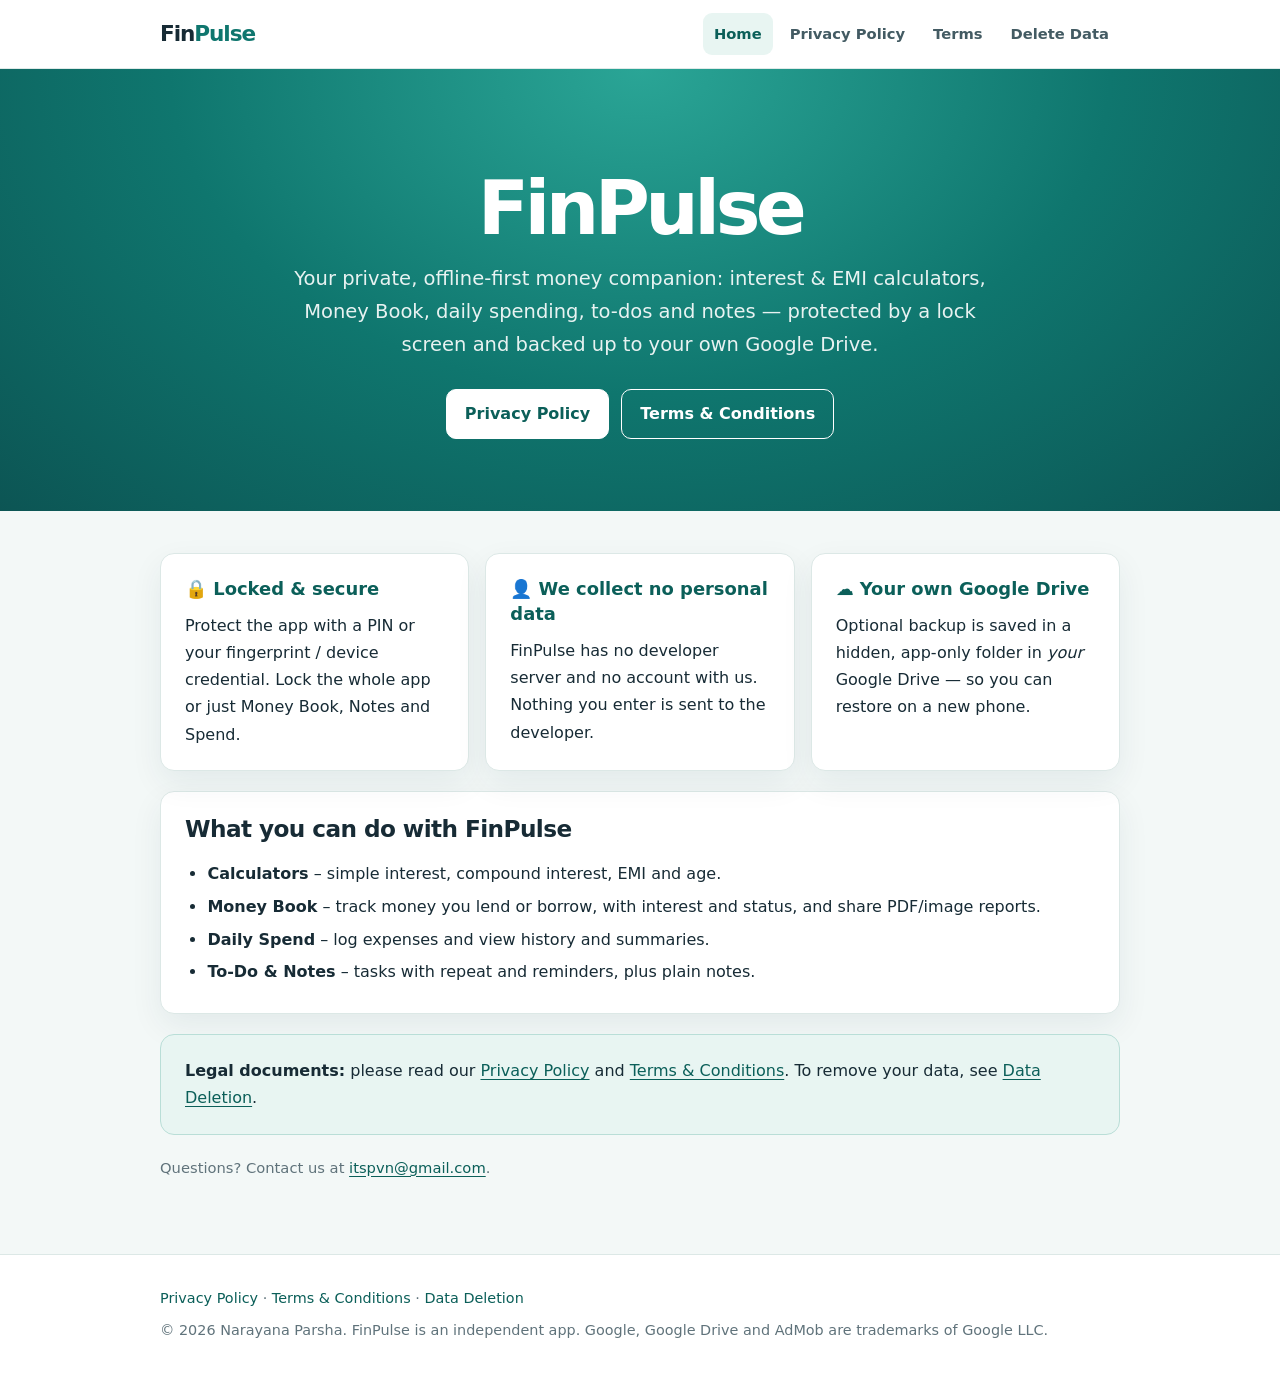
<file: index.html>
<!DOCTYPE html>
<html lang="en">
<head>
<meta charset="utf-8">
<meta name="viewport" content="width=device-width, initial-scale=1">
<title>FinPulse – Private Finance App</title>
<meta name="description" content="FinPulse: private, offline-first finance app with lock screen and Google Drive backup. Privacy Policy and Terms.">
<link rel="icon" href="favicon.svg" type="image/svg+xml">
<link rel="stylesheet" href="assets/style.css">
</head>
<body>
<header class="site"><div class="wrap">
<a class="logo" href="index.html">Fin<span>Pulse</span></a>
<nav>
<a href="index.html" class="on">Home</a>
<a href="privacy-policy.html">Privacy Policy</a>
<a href="terms-and-conditions.html">Terms</a>
<a href="data-deletion.html">Delete Data</a>
</nav></div></header>
<section class="hero">
<h1>FinPulse</h1>
<p>Your private, offline-first money companion: interest &amp; EMI calculators, Money Book, daily spending, to-dos and notes &mdash; protected by a lock screen and backed up to your own Google Drive.</p>
<div class="btns"><a class="btn" href="privacy-policy.html">Privacy Policy</a><a class="btn ghost" href="terms-and-conditions.html">Terms &amp; Conditions</a></div>
</section><main><div class="wrap">
<div class="grid" style="margin-top:8px">
<div class="card"><h3>&#128274; Locked &amp; secure</h3><p>Protect the app with a PIN or your fingerprint / device credential. Lock the whole app or just Money Book, Notes and Spend.</p></div>
<div class="card"><h3>&#128100; We collect no personal data</h3><p>FinPulse has no developer server and no account with us. Nothing you enter is sent to the developer.</p></div>
<div class="card"><h3>&#9729;&#65039; Your own Google Drive</h3><p>Optional backup is saved in a hidden, app-only folder in <em>your</em> Google Drive &mdash; so you can restore on a new phone.</p></div>
</div>
<div class="card">
<h2>What you can do with FinPulse</h2>
<ul>
<li><strong>Calculators</strong> &ndash; simple interest, compound interest, EMI and age.</li>
<li><strong>Money Book</strong> &ndash; track money you lend or borrow, with interest and status, and share PDF/image reports.</li>
<li><strong>Daily Spend</strong> &ndash; log expenses and view history and summaries.</li>
<li><strong>To-Do &amp; Notes</strong> &ndash; tasks with repeat and reminders, plus plain notes.</li>
</ul>
</div>
<div class="note"><strong>Legal documents:</strong> please read our <a href="privacy-policy.html">Privacy Policy</a> and <a href="terms-and-conditions.html">Terms &amp; Conditions</a>. To remove your data, see <a href="data-deletion.html">Data Deletion</a>.</div>
<p class="meta">Questions? Contact us at <a href="mailto:itspvn@gmail.com">itspvn@gmail.com</a>.</p>
</div></main>
<footer><div class="wrap">
<p><a href="privacy-policy.html">Privacy Policy</a> &middot; <a href="terms-and-conditions.html">Terms &amp; Conditions</a> &middot; <a href="data-deletion.html">Data Deletion</a></p>
<p>&copy; 2026 Narayana Parsha. FinPulse is an independent app. Google, Google Drive and AdMob are trademarks of Google LLC.</p>
</div></footer>
</body></html>
</file>
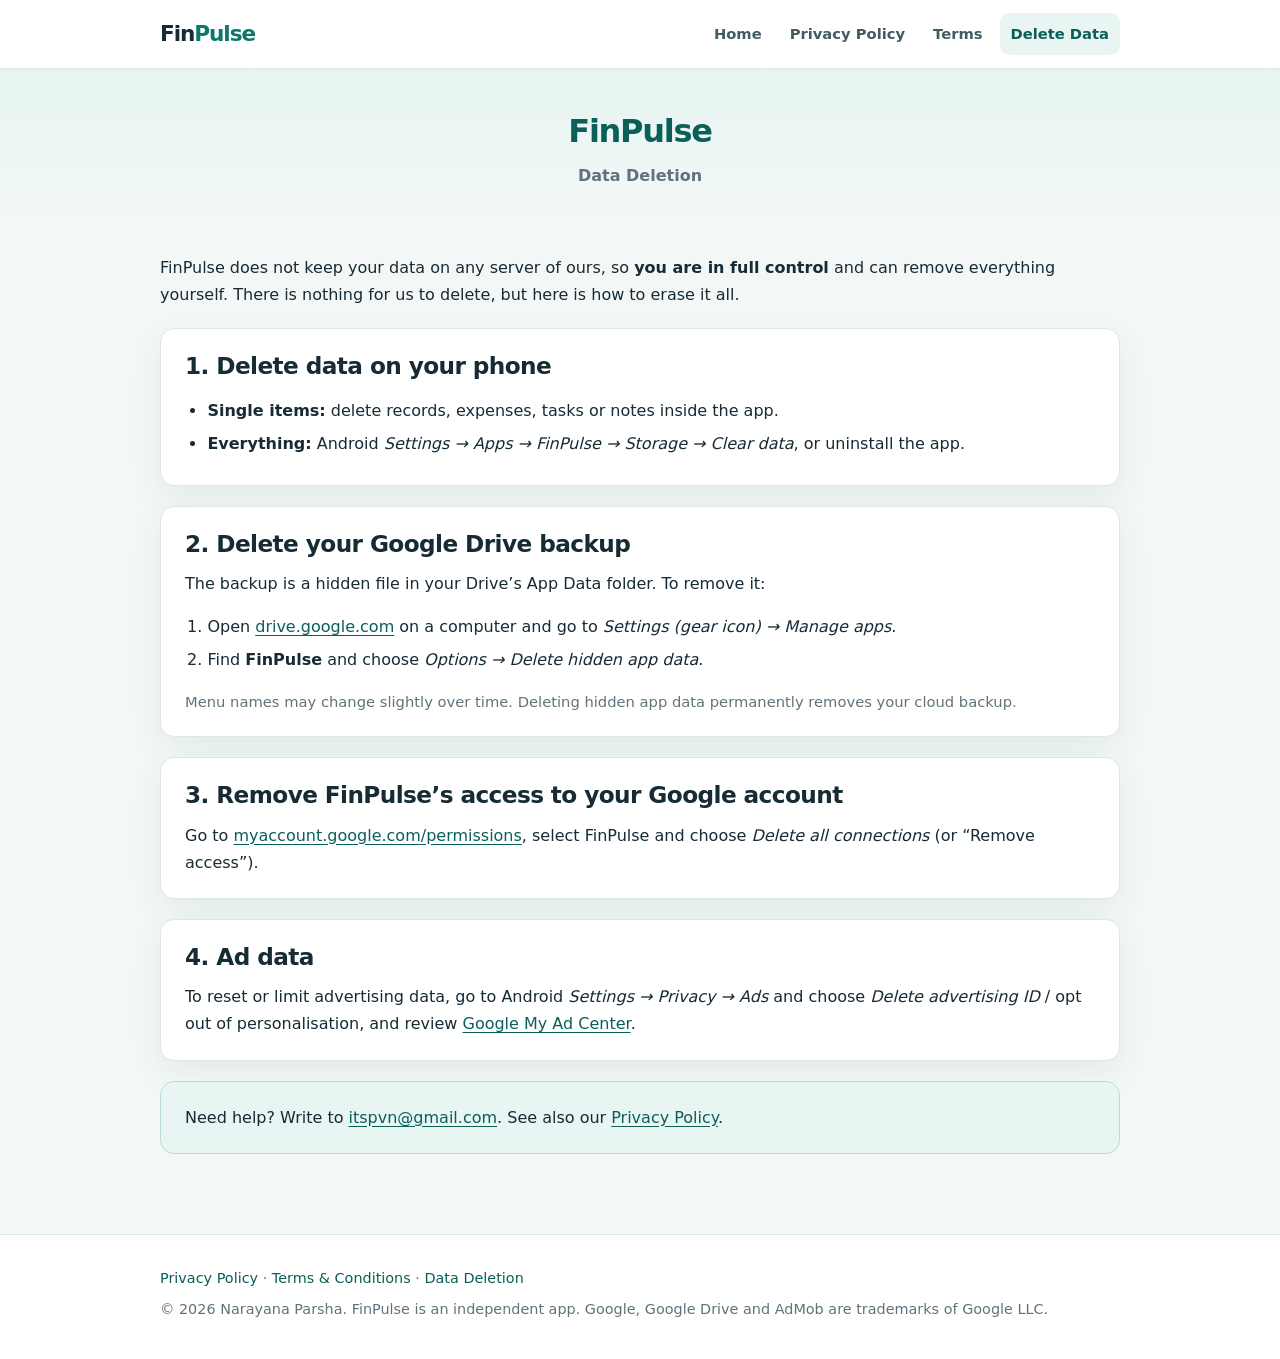
<file: data-deletion.html>
<!DOCTYPE html>
<html lang="en">
<head>
<meta charset="utf-8">
<meta name="viewport" content="width=device-width, initial-scale=1">
<title>FinPulse – Data Deletion</title>
<meta name="description" content="How to delete your FinPulse data from your device and Google Drive.">
<link rel="icon" href="favicon.svg" type="image/svg+xml">
<link rel="stylesheet" href="assets/style.css">
</head>
<body>
<header class="site"><div class="wrap">
<a class="logo" href="index.html">Fin<span>Pulse</span></a>
<nav>
<a href="index.html">Home</a>
<a href="privacy-policy.html">Privacy Policy</a>
<a href="terms-and-conditions.html">Terms</a>
<a href="data-deletion.html" class="on">Delete Data</a>
</nav></div></header>
<div class="pagehead"><h1>FinPulse</h1><p>Data Deletion</p></div><main><div class="wrap">
<p>FinPulse does not keep your data on any server of ours, so <strong>you are in full control</strong> and can remove everything yourself. There is nothing for us to delete, but here is how to erase it all.</p>

<div class="card"><h2>1. Delete data on your phone</h2>
<ul>
<li><strong>Single items:</strong> delete records, expenses, tasks or notes inside the app.</li>
<li><strong>Everything:</strong> Android <em>Settings &rarr; Apps &rarr; FinPulse &rarr; Storage &rarr; Clear data</em>, or uninstall the app.</li>
</ul></div>

<div class="card"><h2>2. Delete your Google Drive backup</h2>
<p>The backup is a hidden file in your Drive&rsquo;s App Data folder. To remove it:</p>
<ol>
<li>Open <a href="https://drive.google.com/" target="_blank" rel="noopener">drive.google.com</a> on a computer and go to <em>Settings (gear icon) &rarr; Manage apps</em>.</li>
<li>Find <strong>FinPulse</strong> and choose <em>Options &rarr; Delete hidden app data</em>.</li>
</ol>
<p class="meta">Menu names may change slightly over time. Deleting hidden app data permanently removes your cloud backup.</p></div>

<div class="card"><h2>3. Remove FinPulse&rsquo;s access to your Google account</h2>
<p>Go to <a href="https://myaccount.google.com/permissions" target="_blank" rel="noopener">myaccount.google.com/permissions</a>, select FinPulse and choose <em>Delete all connections</em> (or &ldquo;Remove access&rdquo;).</p></div>

<div class="card"><h2>4. Ad data</h2>
<p>To reset or limit advertising data, go to Android <em>Settings &rarr; Privacy &rarr; Ads</em> and choose <em>Delete advertising ID</em> / opt out of personalisation, and review <a href="https://myadcenter.google.com/" target="_blank" rel="noopener">Google My Ad Center</a>.</p></div>

<div class="note">Need help? Write to <a href="mailto:itspvn@gmail.com">itspvn@gmail.com</a>. See also our <a href="privacy-policy.html">Privacy Policy</a>.</div>
</div></main>
<footer><div class="wrap">
<p><a href="privacy-policy.html">Privacy Policy</a> &middot; <a href="terms-and-conditions.html">Terms &amp; Conditions</a> &middot; <a href="data-deletion.html">Data Deletion</a></p>
<p>&copy; 2026 Narayana Parsha. FinPulse is an independent app. Google, Google Drive and AdMob are trademarks of Google LLC.</p>
</div></footer>
</body></html>
</file>
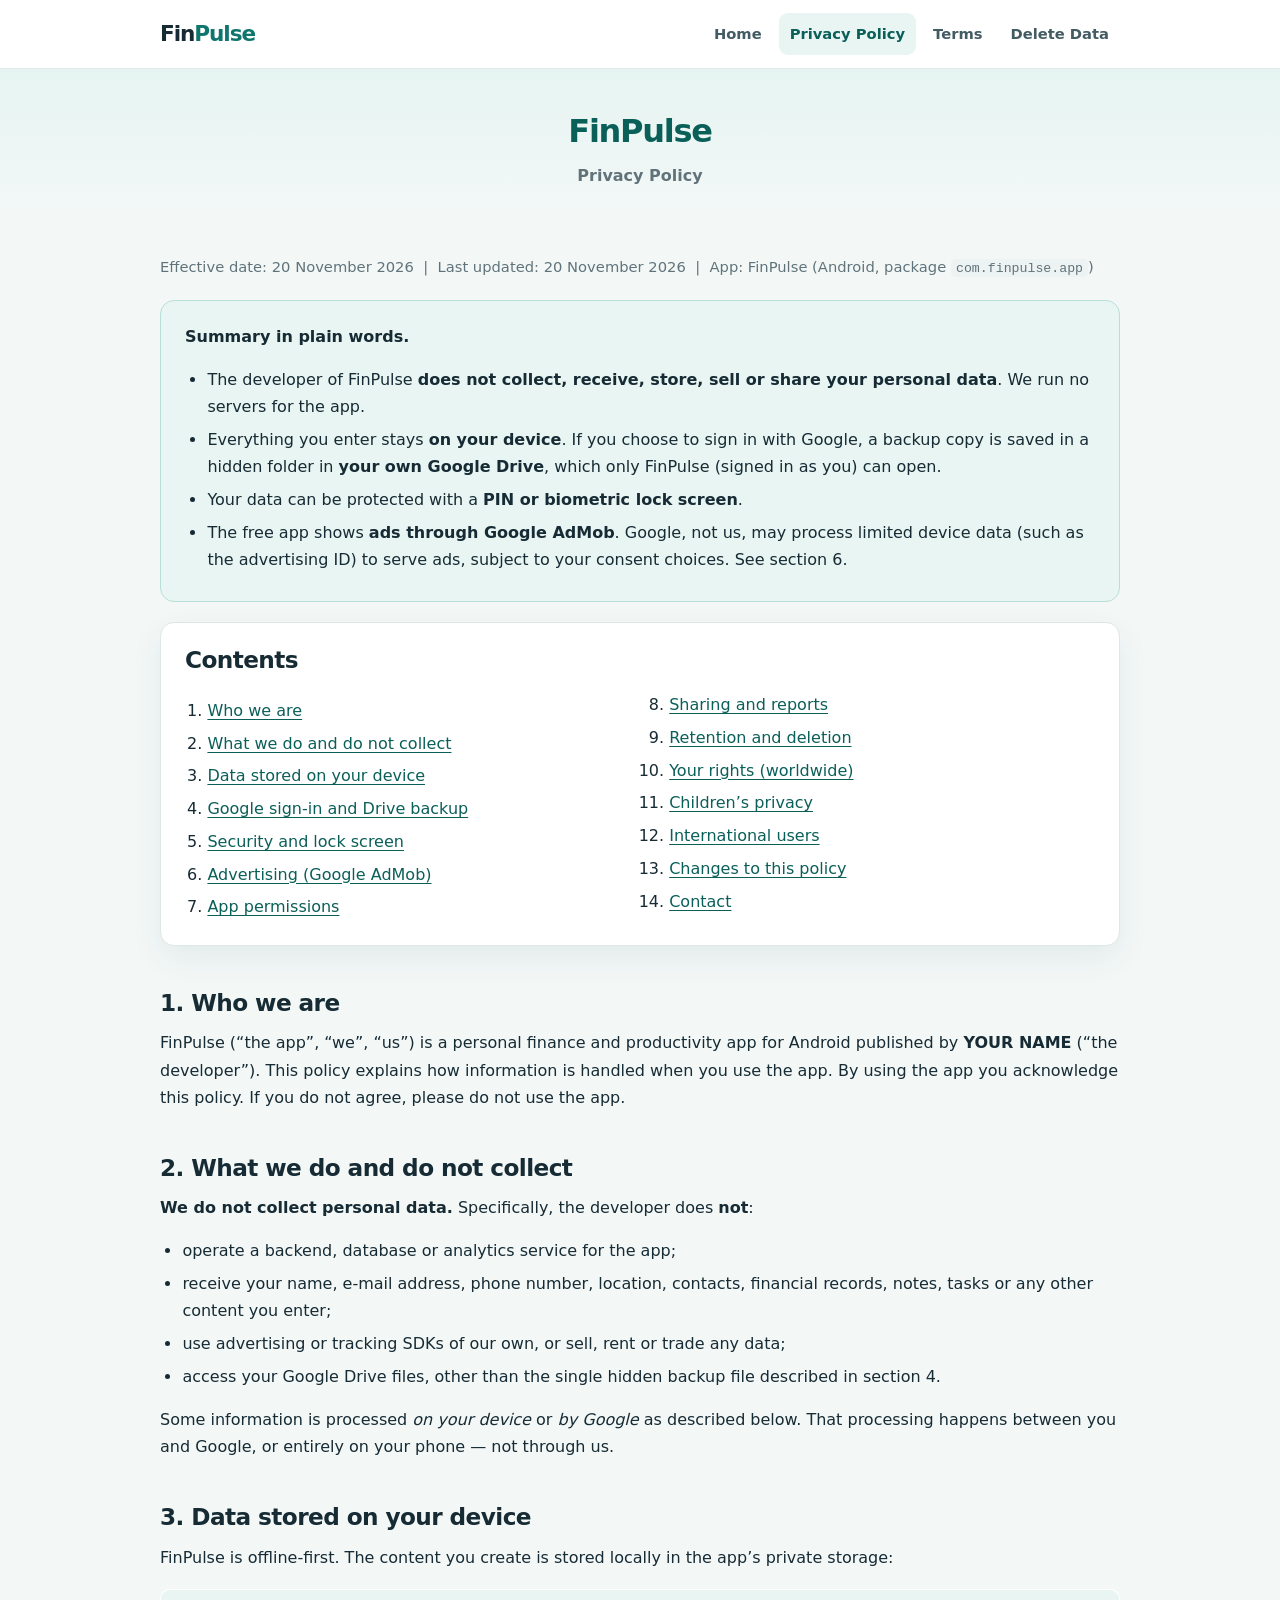
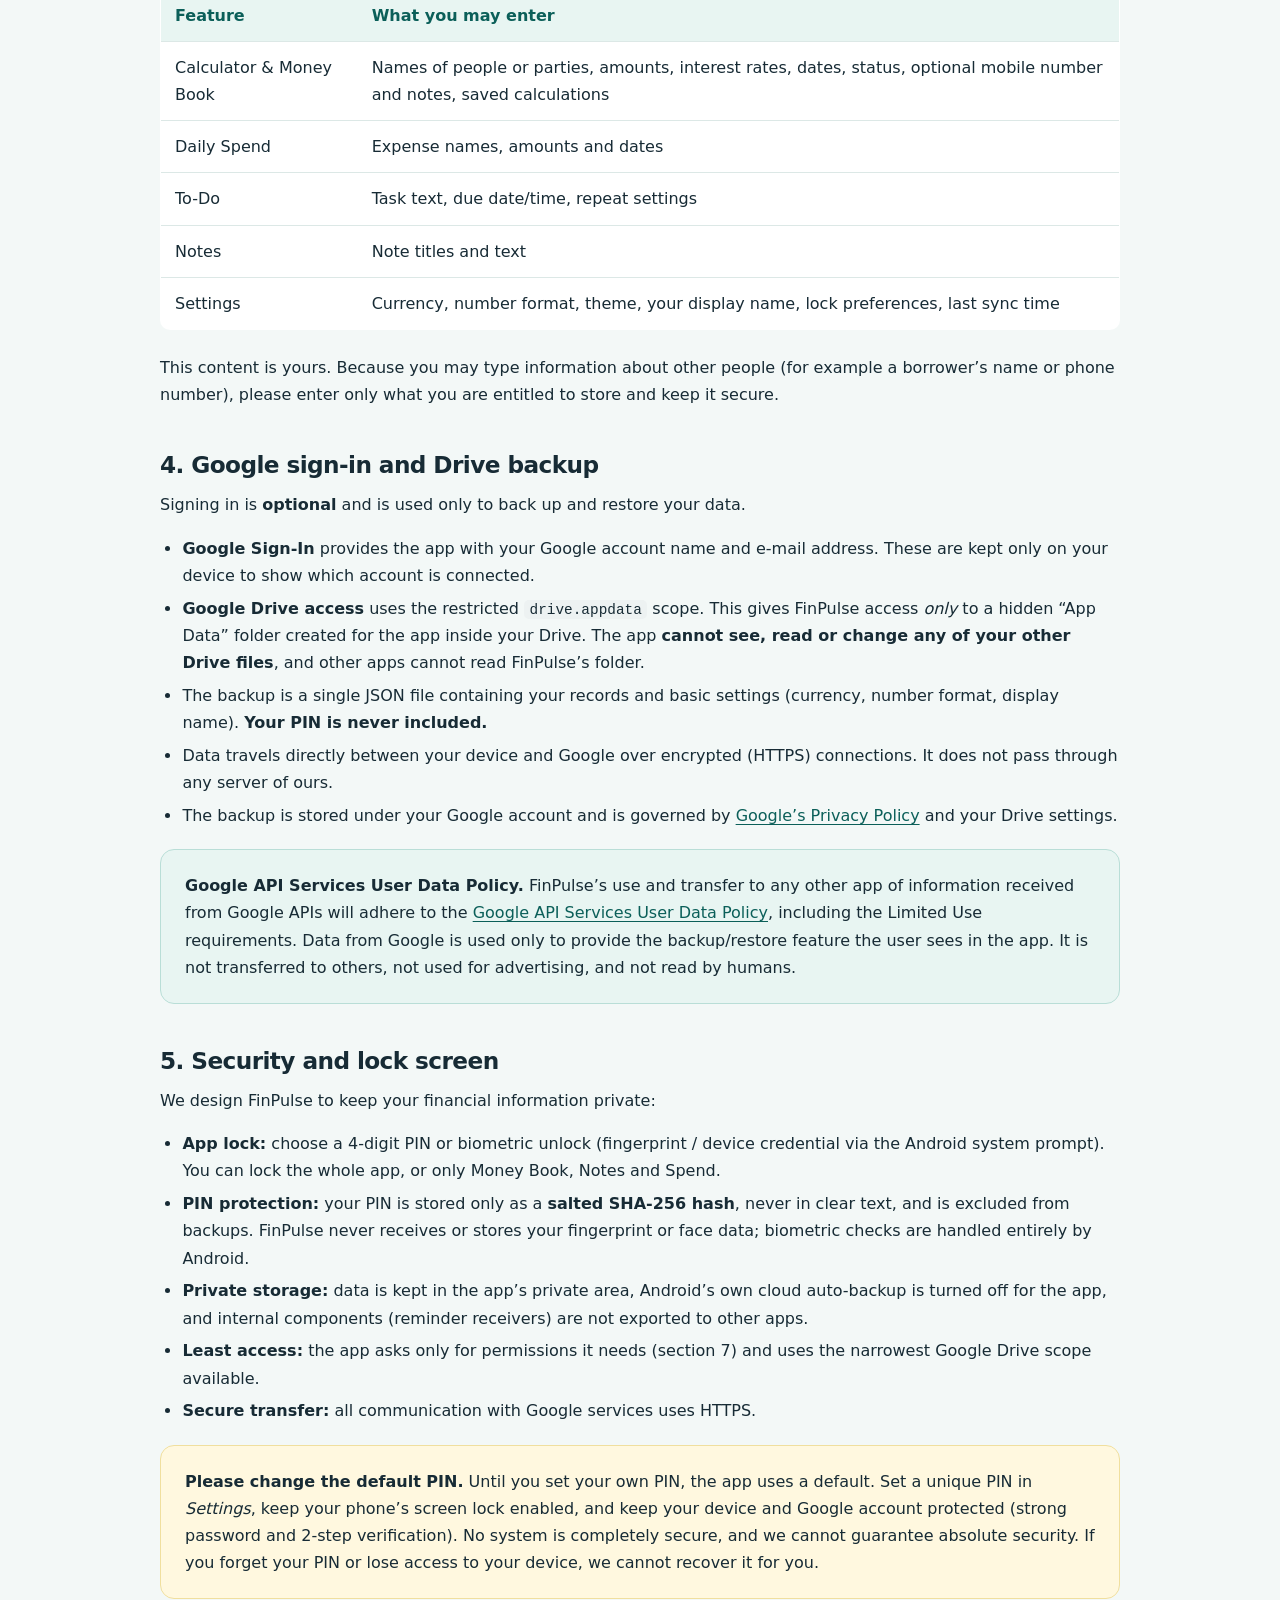
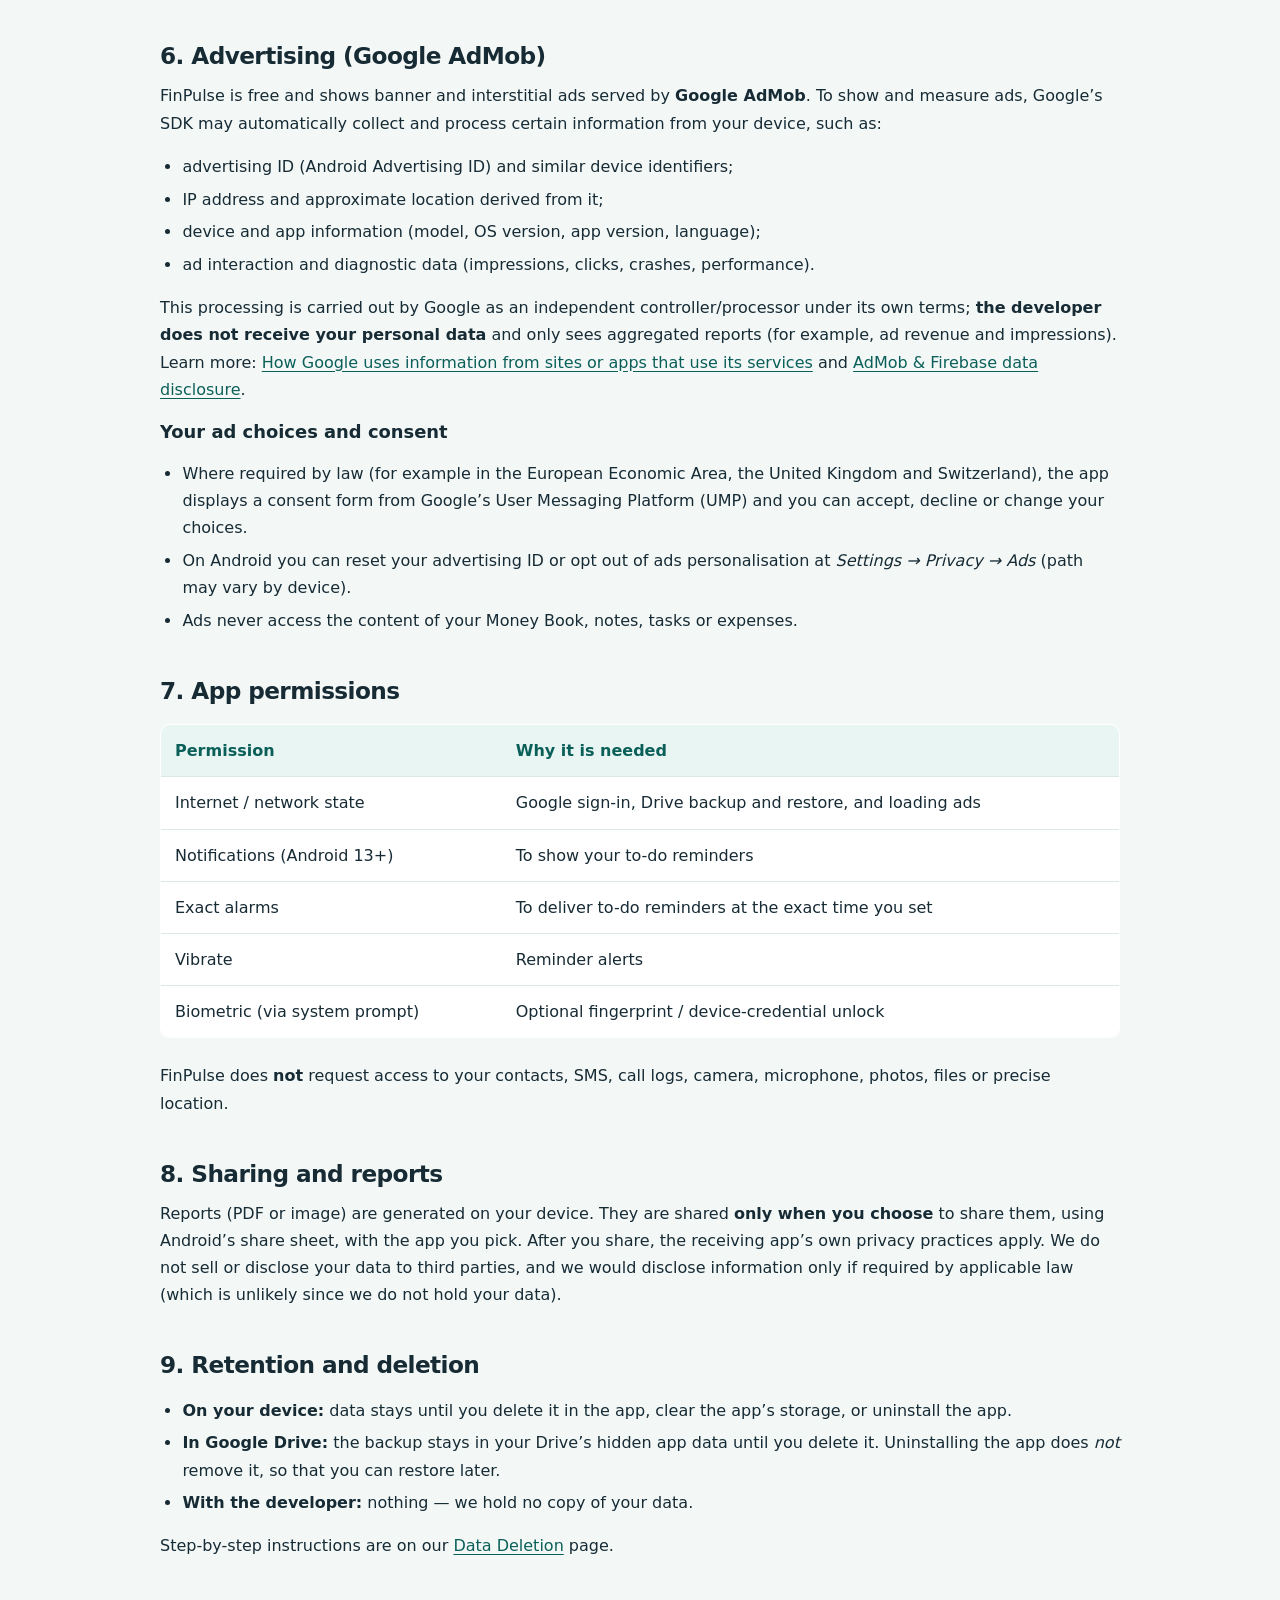
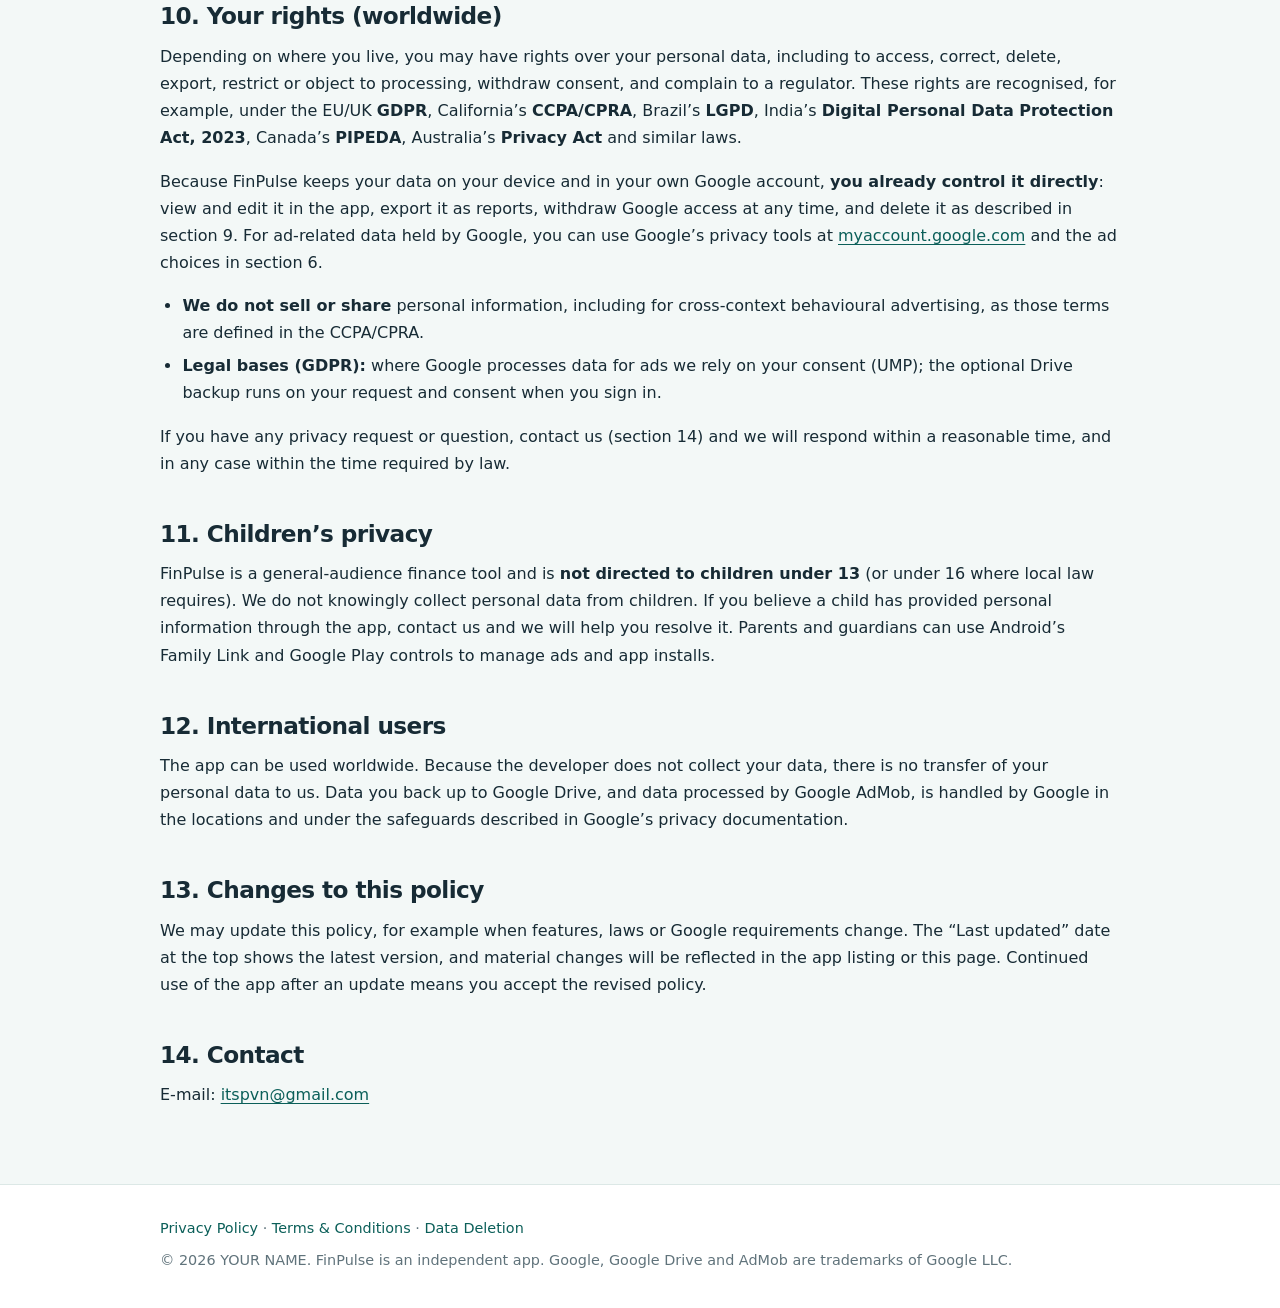
<file: privacy-policy.html>
<!DOCTYPE html>
<html lang="en">
<head>
<meta charset="utf-8">
<meta name="viewport" content="width=device-width, initial-scale=1">
<title>FinPulse – Privacy Policy</title>
<meta name="description" content="Privacy Policy for the FinPulse app: no personal data collected, Google Drive backup, app lock, AdMob and your rights worldwide.">
<link rel="icon" href="favicon.svg" type="image/svg+xml">
<link rel="stylesheet" href="assets/style.css">
</head>
<body>
<header class="site"><div class="wrap">
<a class="logo" href="index.html">Fin<span>Pulse</span></a>
<nav>
<a href="index.html">Home</a>
<a href="privacy-policy.html" class="on">Privacy Policy</a>
<a href="terms-and-conditions.html">Terms</a>
<a href="data-deletion.html">Delete Data</a>
</nav></div></header>
<div class="pagehead"><h1>FinPulse</h1><p>Privacy Policy</p></div><main><div class="wrap">
<p class="meta">Effective date: 20 November 2026 &nbsp;|&nbsp; Last updated: 20 November 2026 &nbsp;|&nbsp; App: FinPulse (Android, package <code>com.finpulse.app</code>)</p>

<div class="note"><strong>Summary in plain words.</strong>
<ul>
<li>The developer of FinPulse <strong>does not collect, receive, store, sell or share your personal data</strong>. We run no servers for the app.</li>
<li>Everything you enter stays <strong>on your device</strong>. If you choose to sign in with Google, a backup copy is saved in a hidden folder in <strong>your own Google Drive</strong>, which only FinPulse (signed in as you) can open.</li>
<li>Your data can be protected with a <strong>PIN or biometric lock screen</strong>.</li>
<li>The free app shows <strong>ads through Google AdMob</strong>. Google, not us, may process limited device data (such as the advertising ID) to serve ads, subject to your consent choices. See section 6.</li>
</ul></div>

<div class="card"><h2>Contents</h2>
<ol class="toc">
<li><a href="#who">Who we are</a></li>
<li><a href="#collect">What we do and do not collect</a></li>
<li><a href="#device">Data stored on your device</a></li>
<li><a href="#drive">Google sign-in and Drive backup</a></li>
<li><a href="#security">Security and lock screen</a></li>
<li><a href="#ads">Advertising (Google AdMob)</a></li>
<li><a href="#permissions">App permissions</a></li>
<li><a href="#sharing">Sharing and reports</a></li>
<li><a href="#retention">Retention and deletion</a></li>
<li><a href="#rights">Your rights (worldwide)</a></li>
<li><a href="#children">Children&rsquo;s privacy</a></li>
<li><a href="#transfers">International users</a></li>
<li><a href="#changes">Changes to this policy</a></li>
<li><a href="#contact">Contact</a></li>
</ol></div>

<h2 id="who">1. Who we are</h2>
<p>FinPulse (&ldquo;the app&rdquo;, &ldquo;we&rdquo;, &ldquo;us&rdquo;) is a personal finance and productivity app for Android published by <strong>YOUR NAME</strong> (&ldquo;the developer&rdquo;). This policy explains how information is handled when you use the app. By using the app you acknowledge this policy. If you do not agree, please do not use the app.</p>

<h2 id="collect">2. What we do and do not collect</h2>
<p><strong>We do not collect personal data.</strong> Specifically, the developer does <strong>not</strong>:</p>
<ul>
<li>operate a backend, database or analytics service for the app;</li>
<li>receive your name, e-mail address, phone number, location, contacts, financial records, notes, tasks or any other content you enter;</li>
<li>use advertising or tracking SDKs of our own, or sell, rent or trade any data;</li>
<li>access your Google Drive files, other than the single hidden backup file described in section 4.</li>
</ul>
<p>Some information is processed <em>on your device</em> or <em>by Google</em> as described below. That processing happens between you and Google, or entirely on your phone &mdash; not through us.</p>

<h2 id="device">3. Data stored on your device</h2>
<p>FinPulse is offline-first. The content you create is stored locally in the app&rsquo;s private storage:</p>
<table>
<tr><th>Feature</th><th>What you may enter</th></tr>
<tr><td>Calculator &amp; Money Book</td><td>Names of people or parties, amounts, interest rates, dates, status, optional mobile number and notes, saved calculations</td></tr>
<tr><td>Daily Spend</td><td>Expense names, amounts and dates</td></tr>
<tr><td>To-Do</td><td>Task text, due date/time, repeat settings</td></tr>
<tr><td>Notes</td><td>Note titles and text</td></tr>
<tr><td>Settings</td><td>Currency, number format, theme, your display name, lock preferences, last sync time</td></tr>
</table>
<p>This content is yours. Because you may type information about other people (for example a borrower&rsquo;s name or phone number), please enter only what you are entitled to store and keep it secure.</p>

<h2 id="drive">4. Google sign-in and Drive backup</h2>
<p>Signing in is <strong>optional</strong> and is used only to back up and restore your data.</p>
<ul>
<li><strong>Google Sign-In</strong> provides the app with your Google account name and e-mail address. These are kept only on your device to show which account is connected.</li>
<li><strong>Google Drive access</strong> uses the restricted <code>drive.appdata</code> scope. This gives FinPulse access <em>only</em> to a hidden &ldquo;App Data&rdquo; folder created for the app inside your Drive. The app <strong>cannot see, read or change any of your other Drive files</strong>, and other apps cannot read FinPulse&rsquo;s folder.</li>
<li>The backup is a single JSON file containing your records and basic settings (currency, number format, display name). <strong>Your PIN is never included.</strong></li>
<li>Data travels directly between your device and Google over encrypted (HTTPS) connections. It does not pass through any server of ours.</li>
<li>The backup is stored under your Google account and is governed by <a href="https://policies.google.com/privacy" target="_blank" rel="noopener">Google&rsquo;s Privacy Policy</a> and your Drive settings.</li>
</ul>
<div class="note"><strong>Google API Services User Data Policy.</strong> FinPulse&rsquo;s use and transfer to any other app of information received from Google APIs will adhere to the <a href="https://developers.google.com/terms/api-services-user-data-policy" target="_blank" rel="noopener">Google API Services User Data Policy</a>, including the Limited Use requirements. Data from Google is used only to provide the backup/restore feature the user sees in the app. It is not transferred to others, not used for advertising, and not read by humans.</div>

<h2 id="security">5. Security and lock screen</h2>
<p>We design FinPulse to keep your financial information private:</p>
<ul>
<li><strong>App lock:</strong> choose a 4-digit PIN or biometric unlock (fingerprint / device credential via the Android system prompt). You can lock the whole app, or only Money Book, Notes and Spend.</li>
<li><strong>PIN protection:</strong> your PIN is stored only as a <strong>salted SHA-256 hash</strong>, never in clear text, and is excluded from backups. FinPulse never receives or stores your fingerprint or face data; biometric checks are handled entirely by Android.</li>
<li><strong>Private storage:</strong> data is kept in the app&rsquo;s private area, Android&rsquo;s own cloud auto-backup is turned off for the app, and internal components (reminder receivers) are not exported to other apps.</li>
<li><strong>Least access:</strong> the app asks only for permissions it needs (section 7) and uses the narrowest Google Drive scope available.</li>
<li><strong>Secure transfer:</strong> all communication with Google services uses HTTPS.</li>
</ul>
<div class="warn"><strong>Please change the default PIN.</strong> Until you set your own PIN, the app uses a default. Set a unique PIN in <em>Settings</em>, keep your phone&rsquo;s screen lock enabled, and keep your device and Google account protected (strong password and 2-step verification). No system is completely secure, and we cannot guarantee absolute security. If you forget your PIN or lose access to your device, we cannot recover it for you.</div>

<h2 id="ads">6. Advertising (Google AdMob)</h2>
<p>FinPulse is free and shows banner and interstitial ads served by <strong>Google AdMob</strong>. To show and measure ads, Google&rsquo;s SDK may automatically collect and process certain information from your device, such as:</p>
<ul>
<li>advertising ID (Android Advertising ID) and similar device identifiers;</li>
<li>IP address and approximate location derived from it;</li>
<li>device and app information (model, OS version, app version, language);</li>
<li>ad interaction and diagnostic data (impressions, clicks, crashes, performance).</li>
</ul>
<p>This processing is carried out by Google as an independent controller/processor under its own terms; <strong>the developer does not receive your personal data</strong> and only sees aggregated reports (for example, ad revenue and impressions). Learn more: <a href="https://policies.google.com/technologies/partner-sites" target="_blank" rel="noopener">How Google uses information from sites or apps that use its services</a> and <a href="https://support.google.com/admob/answer/6128543" target="_blank" rel="noopener">AdMob &amp; Firebase data disclosure</a>.</p>
<h3>Your ad choices and consent</h3>
<ul>
<li>Where required by law (for example in the European Economic Area, the United Kingdom and Switzerland), the app displays a consent form from Google&rsquo;s User Messaging Platform (UMP) and you can accept, decline or change your choices.</li>
<li>On Android you can reset your advertising ID or opt out of ads personalisation at <em>Settings &rarr; Privacy &rarr; Ads</em> (path may vary by device).</li>
<li>Ads never access the content of your Money Book, notes, tasks or expenses.</li>
</ul>

<h2 id="permissions">7. App permissions</h2>
<table>
<tr><th>Permission</th><th>Why it is needed</th></tr>
<tr><td>Internet / network state</td><td>Google sign-in, Drive backup and restore, and loading ads</td></tr>
<tr><td>Notifications (Android 13+)</td><td>To show your to-do reminders</td></tr>
<tr><td>Exact alarms</td><td>To deliver to-do reminders at the exact time you set</td></tr>
<tr><td>Vibrate</td><td>Reminder alerts</td></tr>
<tr><td>Biometric (via system prompt)</td><td>Optional fingerprint / device-credential unlock</td></tr>
</table>
<p>FinPulse does <strong>not</strong> request access to your contacts, SMS, call logs, camera, microphone, photos, files or precise location.</p>

<h2 id="sharing">8. Sharing and reports</h2>
<p>Reports (PDF or image) are generated on your device. They are shared <strong>only when you choose</strong> to share them, using Android&rsquo;s share sheet, with the app you pick. After you share, the receiving app&rsquo;s own privacy practices apply. We do not sell or disclose your data to third parties, and we would disclose information only if required by applicable law (which is unlikely since we do not hold your data).</p>

<h2 id="retention">9. Retention and deletion</h2>
<ul>
<li><strong>On your device:</strong> data stays until you delete it in the app, clear the app&rsquo;s storage, or uninstall the app.</li>
<li><strong>In Google Drive:</strong> the backup stays in your Drive&rsquo;s hidden app data until you delete it. Uninstalling the app does <em>not</em> remove it, so that you can restore later.</li>
<li><strong>With the developer:</strong> nothing &mdash; we hold no copy of your data.</li>
</ul>
<p>Step-by-step instructions are on our <a href="data-deletion.html">Data Deletion</a> page.</p>

<h2 id="rights">10. Your rights (worldwide)</h2>
<p>Depending on where you live, you may have rights over your personal data, including to access, correct, delete, export, restrict or object to processing, withdraw consent, and complain to a regulator. These rights are recognised, for example, under the EU/UK <strong>GDPR</strong>, California&rsquo;s <strong>CCPA/CPRA</strong>, Brazil&rsquo;s <strong>LGPD</strong>, India&rsquo;s <strong>Digital Personal Data Protection Act, 2023</strong>, Canada&rsquo;s <strong>PIPEDA</strong>, Australia&rsquo;s <strong>Privacy Act</strong> and similar laws.</p>
<p>Because FinPulse keeps your data on your device and in your own Google account, <strong>you already control it directly</strong>: view and edit it in the app, export it as reports, withdraw Google access at any time, and delete it as described in section 9. For ad-related data held by Google, you can use Google&rsquo;s privacy tools at <a href="https://myaccount.google.com/" target="_blank" rel="noopener">myaccount.google.com</a> and the ad choices in section 6.</p>
<ul>
<li><strong>We do not sell or share</strong> personal information, including for cross-context behavioural advertising, as those terms are defined in the CCPA/CPRA.</li>
<li><strong>Legal bases (GDPR):</strong> where Google processes data for ads we rely on your consent (UMP); the optional Drive backup runs on your request and consent when you sign in.</li>
</ul>
<p>If you have any privacy request or question, contact us (section 14) and we will respond within a reasonable time, and in any case within the time required by law.</p>

<h2 id="children">11. Children&rsquo;s privacy</h2>
<p>FinPulse is a general-audience finance tool and is <strong>not directed to children under 13</strong> (or under 16 where local law requires). We do not knowingly collect personal data from children. If you believe a child has provided personal information through the app, contact us and we will help you resolve it. Parents and guardians can use Android&rsquo;s Family Link and Google Play controls to manage ads and app installs.</p>

<h2 id="transfers">12. International users</h2>
<p>The app can be used worldwide. Because the developer does not collect your data, there is no transfer of your personal data to us. Data you back up to Google Drive, and data processed by Google AdMob, is handled by Google in the locations and under the safeguards described in Google&rsquo;s privacy documentation.</p>

<h2 id="changes">13. Changes to this policy</h2>
<p>We may update this policy, for example when features, laws or Google requirements change. The &ldquo;Last updated&rdquo; date at the top shows the latest version, and material changes will be reflected in the app listing or this page. Continued use of the app after an update means you accept the revised policy.</p>

<h2 id="contact">14. Contact</h2>
<p>E-mail: <a href="mailto:itspvn@gmail.com">itspvn@gmail.com</a></p>
</div></main>
<footer><div class="wrap">
<p><a href="privacy-policy.html">Privacy Policy</a> &middot; <a href="terms-and-conditions.html">Terms &amp; Conditions</a> &middot; <a href="data-deletion.html">Data Deletion</a></p>
<p>&copy; 2026 YOUR NAME. FinPulse is an independent app. Google, Google Drive and AdMob are trademarks of Google LLC.</p>
</div></footer>
</body></html>
</file>
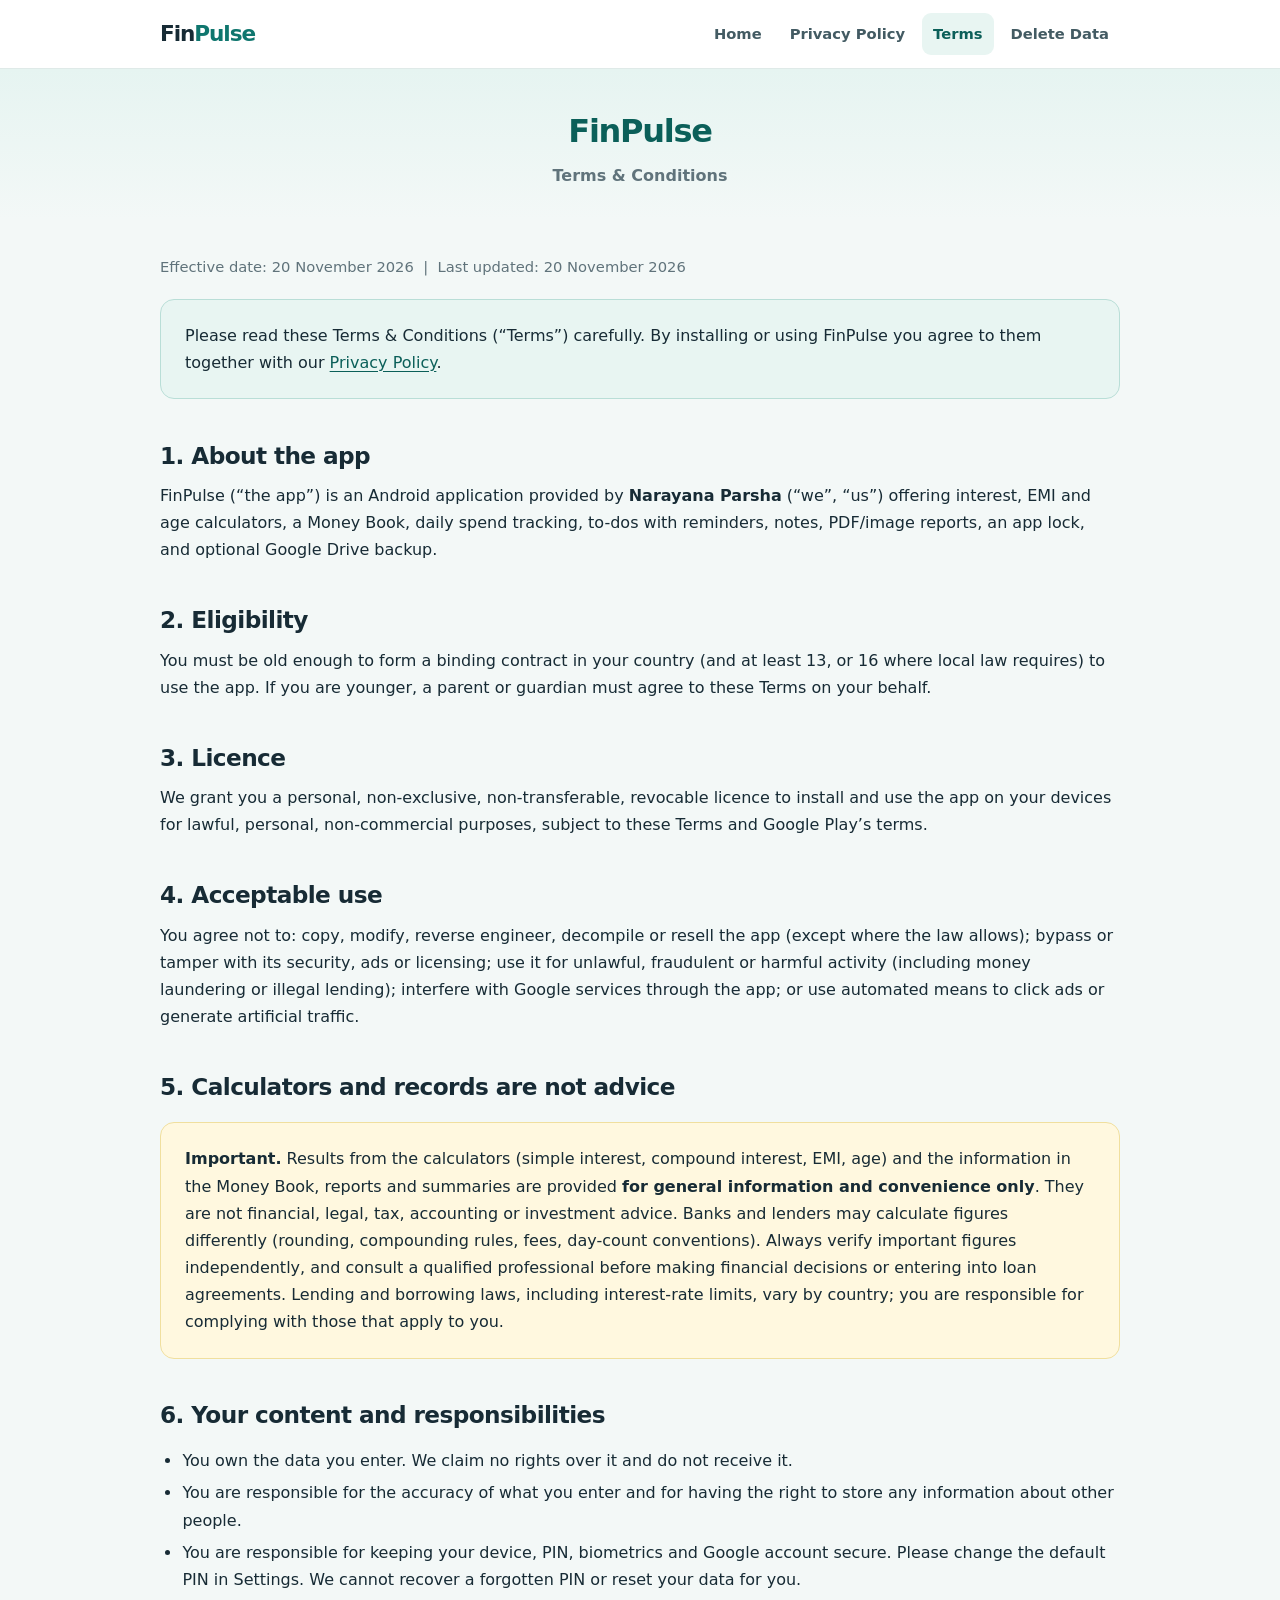
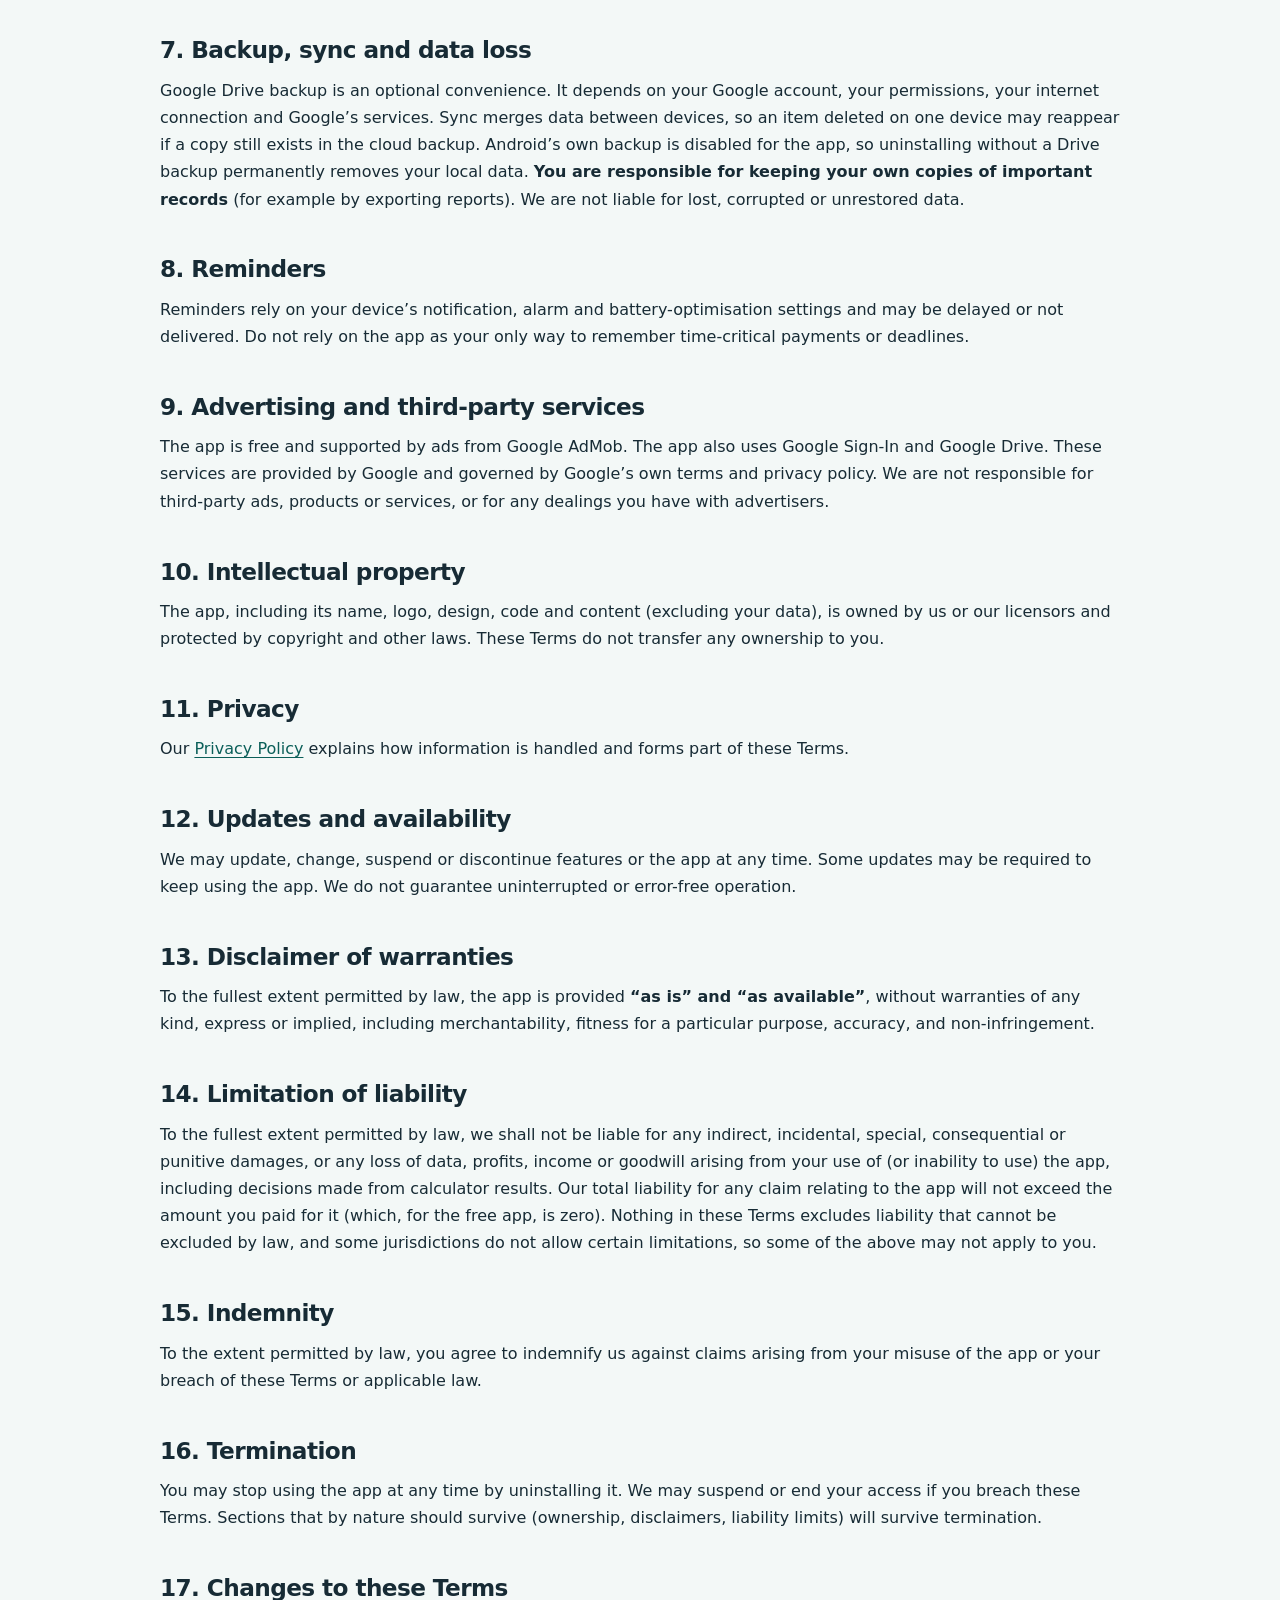
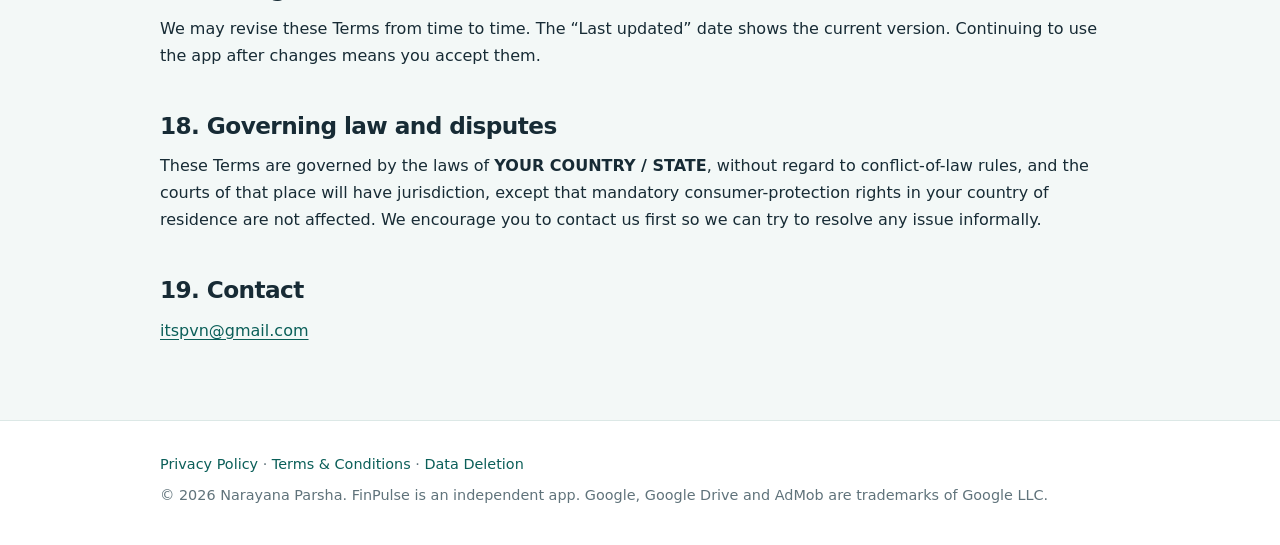
<file: terms-and-conditions.html>
<!DOCTYPE html>
<html lang="en">
<head>
<meta charset="utf-8">
<meta name="viewport" content="width=device-width, initial-scale=1">
<title>FinPulse – Terms & Conditions</title>
<meta name="description" content="Terms and Conditions for using the FinPulse app.">
<link rel="icon" href="favicon.svg" type="image/svg+xml">
<link rel="stylesheet" href="assets/style.css">
</head>
<body>
<header class="site"><div class="wrap">
<a class="logo" href="index.html">Fin<span>Pulse</span></a>
<nav>
<a href="index.html">Home</a>
<a href="privacy-policy.html">Privacy Policy</a>
<a href="terms-and-conditions.html" class="on">Terms</a>
<a href="data-deletion.html">Delete Data</a>
</nav></div></header>
<div class="pagehead"><h1>FinPulse</h1><p>Terms &amp; Conditions</p></div><main><div class="wrap">
<p class="meta">Effective date: 20 November 2026 &nbsp;|&nbsp; Last updated: 20 November 2026</p>
<div class="note">Please read these Terms &amp; Conditions (&ldquo;Terms&rdquo;) carefully. By installing or using FinPulse you agree to them together with our <a href="privacy-policy.html">Privacy Policy</a>.</div>

<h2>1. About the app</h2>
<p>FinPulse (&ldquo;the app&rdquo;) is an Android application provided by <strong>Narayana Parsha</strong> (&ldquo;we&rdquo;, &ldquo;us&rdquo;) offering interest, EMI and age calculators, a Money Book, daily spend tracking, to-dos with reminders, notes, PDF/image reports, an app lock, and optional Google Drive backup.</p>

<h2>2. Eligibility</h2>
<p>You must be old enough to form a binding contract in your country (and at least 13, or 16 where local law requires) to use the app. If you are younger, a parent or guardian must agree to these Terms on your behalf.</p>

<h2>3. Licence</h2>
<p>We grant you a personal, non-exclusive, non-transferable, revocable licence to install and use the app on your devices for lawful, personal, non-commercial purposes, subject to these Terms and Google Play&rsquo;s terms.</p>

<h2>4. Acceptable use</h2>
<p>You agree not to: copy, modify, reverse engineer, decompile or resell the app (except where the law allows); bypass or tamper with its security, ads or licensing; use it for unlawful, fraudulent or harmful activity (including money laundering or illegal lending); interfere with Google services through the app; or use automated means to click ads or generate artificial traffic.</p>

<h2>5. Calculators and records are not advice</h2>
<div class="warn"><strong>Important.</strong> Results from the calculators (simple interest, compound interest, EMI, age) and the information in the Money Book, reports and summaries are provided <strong>for general information and convenience only</strong>. They are not financial, legal, tax, accounting or investment advice. Banks and lenders may calculate figures differently (rounding, compounding rules, fees, day-count conventions). Always verify important figures independently, and consult a qualified professional before making financial decisions or entering into loan agreements. Lending and borrowing laws, including interest-rate limits, vary by country; you are responsible for complying with those that apply to you.</div>

<h2>6. Your content and responsibilities</h2>
<ul>
<li>You own the data you enter. We claim no rights over it and do not receive it.</li>
<li>You are responsible for the accuracy of what you enter and for having the right to store any information about other people.</li>
<li>You are responsible for keeping your device, PIN, biometrics and Google account secure. Please change the default PIN in Settings. We cannot recover a forgotten PIN or reset your data for you.</li>
</ul>

<h2>7. Backup, sync and data loss</h2>
<p>Google Drive backup is an optional convenience. It depends on your Google account, your permissions, your internet connection and Google&rsquo;s services. Sync merges data between devices, so an item deleted on one device may reappear if a copy still exists in the cloud backup. Android&rsquo;s own backup is disabled for the app, so uninstalling without a Drive backup permanently removes your local data. <strong>You are responsible for keeping your own copies of important records</strong> (for example by exporting reports). We are not liable for lost, corrupted or unrestored data.</p>

<h2>8. Reminders</h2>
<p>Reminders rely on your device&rsquo;s notification, alarm and battery-optimisation settings and may be delayed or not delivered. Do not rely on the app as your only way to remember time-critical payments or deadlines.</p>

<h2>9. Advertising and third-party services</h2>
<p>The app is free and supported by ads from Google AdMob. The app also uses Google Sign-In and Google Drive. These services are provided by Google and governed by Google&rsquo;s own terms and privacy policy. We are not responsible for third-party ads, products or services, or for any dealings you have with advertisers.</p>

<h2>10. Intellectual property</h2>
<p>The app, including its name, logo, design, code and content (excluding your data), is owned by us or our licensors and protected by copyright and other laws. These Terms do not transfer any ownership to you.</p>

<h2>11. Privacy</h2>
<p>Our <a href="privacy-policy.html">Privacy Policy</a> explains how information is handled and forms part of these Terms.</p>

<h2>12. Updates and availability</h2>
<p>We may update, change, suspend or discontinue features or the app at any time. Some updates may be required to keep using the app. We do not guarantee uninterrupted or error-free operation.</p>

<h2>13. Disclaimer of warranties</h2>
<p>To the fullest extent permitted by law, the app is provided <strong>&ldquo;as is&rdquo; and &ldquo;as available&rdquo;</strong>, without warranties of any kind, express or implied, including merchantability, fitness for a particular purpose, accuracy, and non-infringement.</p>

<h2>14. Limitation of liability</h2>
<p>To the fullest extent permitted by law, we shall not be liable for any indirect, incidental, special, consequential or punitive damages, or any loss of data, profits, income or goodwill arising from your use of (or inability to use) the app, including decisions made from calculator results. Our total liability for any claim relating to the app will not exceed the amount you paid for it (which, for the free app, is zero). Nothing in these Terms excludes liability that cannot be excluded by law, and some jurisdictions do not allow certain limitations, so some of the above may not apply to you.</p>

<h2>15. Indemnity</h2>
<p>To the extent permitted by law, you agree to indemnify us against claims arising from your misuse of the app or your breach of these Terms or applicable law.</p>

<h2>16. Termination</h2>
<p>You may stop using the app at any time by uninstalling it. We may suspend or end your access if you breach these Terms. Sections that by nature should survive (ownership, disclaimers, liability limits) will survive termination.</p>

<h2>17. Changes to these Terms</h2>
<p>We may revise these Terms from time to time. The &ldquo;Last updated&rdquo; date shows the current version. Continuing to use the app after changes means you accept them.</p>

<h2>18. Governing law and disputes</h2>
<p>These Terms are governed by the laws of <strong>YOUR COUNTRY / STATE</strong>, without regard to conflict-of-law rules, and the courts of that place will have jurisdiction, except that mandatory consumer-protection rights in your country of residence are not affected. We encourage you to contact us first so we can try to resolve any issue informally.</p>

<h2>19. Contact</h2>
<p><a href="mailto:itspvn@gmail.com">itspvn@gmail.com</a></p>
</div></main>
<footer><div class="wrap">
<p><a href="privacy-policy.html">Privacy Policy</a> &middot; <a href="terms-and-conditions.html">Terms &amp; Conditions</a> &middot; <a href="data-deletion.html">Data Deletion</a></p>
<p>&copy; 2026 Narayana Parsha. FinPulse is an independent app. Google, Google Drive and AdMob are trademarks of Google LLC.</p>
</div></footer>
</body></html>
</file>
<file: assets/style.css>
:root {
  color-scheme: light;
  --ink: #172b35;
  --muted: #60737b;
  --teal: #0f766e;
  --teal-dark: #0b5f59;
  --surface: #ffffff;
  --background: #f3f8f7;
  --line: #dce8e6;
  --soft-teal: #e8f5f2;
  --soft-yellow: #fff8df;
  --shadow: 0 12px 32px rgba(21, 61, 65, 0.07);
}

* { box-sizing: border-box; }
html { scroll-behavior: smooth; }
body {
  margin: 0;
  color: var(--ink);
  background: var(--background);
  font: 16px/1.7 system-ui, -apple-system, BlinkMacSystemFont, "Segoe UI", sans-serif;
  -webkit-font-smoothing: antialiased;
}
a { color: var(--teal-dark); text-underline-offset: 3px; }
a:hover { color: var(--teal); }
.wrap { width: min(100% - 40px, 960px); margin-inline: auto; }

.site {
  position: sticky;
  z-index: 10;
  top: 0;
  border-bottom: 1px solid rgba(220, 232, 230, .9);
  background: rgba(255, 255, 255, .94);
  backdrop-filter: blur(12px);
}
.site .wrap {
  min-height: 68px;
  display: flex;
  align-items: center;
  justify-content: space-between;
  gap: 24px;
}
.logo {
  color: var(--ink);
  font-size: 1.35rem;
  font-weight: 800;
  letter-spacing: -.05em;
  text-decoration: none;
  white-space: nowrap;
}
.logo span { color: var(--teal); }
nav { display: flex; flex-wrap: wrap; align-items: center; gap: 6px; }
nav a {
  padding: 8px 11px;
  border-radius: 9px;
  color: #435b63;
  font-size: .92rem;
  font-weight: 600;
  text-decoration: none;
}
nav a:hover, nav a.on { color: var(--teal-dark); background: var(--soft-teal); }

.hero {
  padding: clamp(56px, 10vw, 100px) 20px 72px;
  text-align: center;
  color: white;
  background: radial-gradient(ellipse at 50% 0%, #2aa596 0, var(--teal) 52%, #0c5554 100%);
}
.hero h1 { margin: 0 0 14px; font-size: clamp(2.6rem, 8vw, 4.7rem); line-height: 1.05; letter-spacing: -.06em; }
.hero p { max-width: 720px; margin: 0 auto; color: rgba(255,255,255,.9); font-size: clamp(1.05rem, 2.5vw, 1.22rem); }
.btns { display: flex; flex-wrap: wrap; justify-content: center; gap: 12px; margin-top: 28px; }
.btn {
  display: inline-flex;
  min-height: 46px;
  align-items: center;
  justify-content: center;
  padding: 10px 18px;
  border: 1px solid white;
  border-radius: 10px;
  color: var(--teal-dark);
  background: white;
  font-weight: 700;
  text-decoration: none;
  transition: transform .15s ease, box-shadow .15s ease;
}
.btn:hover { color: var(--teal-dark); transform: translateY(-1px); box-shadow: 0 7px 18px rgba(0,0,0,.14); }
.btn.ghost { color: white; background: transparent; }
.btn.ghost:hover { background: rgba(255,255,255,.12); }

.pagehead { padding: 35px 20px 30px; text-align: center; background: linear-gradient(180deg, #e6f4f1, var(--background)); }
.pagehead h1 { margin: 0; color: var(--teal-dark); font-size: 2rem; letter-spacing: -.04em; }
.pagehead p { margin: 4px 0 0; color: var(--muted); font-weight: 600; }
main { padding: 34px 0 60px; }
main > .wrap > *:first-child { margin-top: 0; }
main h2 { margin: 1.8em 0 .45em; font-size: 1.45rem; line-height: 1.3; letter-spacing: -.025em; }
main h3 { margin: 0 0 8px; font-size: 1.12rem; line-height: 1.4; }
main p { margin: .7em 0 1em; }
main ul, main ol { padding-left: 1.4em; }
main li { margin: .35em 0; }
main code { padding: .12em .38em; border-radius: 5px; background: #edf2f2; font-size: .9em; }

.card, .note, .warn {
  margin: 20px 0;
  padding: 22px 24px;
  border: 1px solid var(--line);
  border-radius: 14px;
  background: var(--surface);
  box-shadow: var(--shadow);
}
.card > :first-child, .note > :first-child, .warn > :first-child { margin-top: 0; }
.card > :last-child, .note > :last-child, .warn > :last-child { margin-bottom: 0; }
.grid { display: grid; grid-template-columns: repeat(3, minmax(0, 1fr)); gap: 16px; }
.grid .card { margin: 0; }
.grid .card h3 { color: var(--teal-dark); }
.note { border-color: #b9ded7; background: var(--soft-teal); box-shadow: none; }
.warn { border-color: #f0df9e; background: var(--soft-yellow); box-shadow: none; }
.meta { color: var(--muted); font-size: .92rem; }

.toc { columns: 2; column-gap: 36px; }
.toc li { break-inside: avoid; }
table { width: 100%; margin: 18px 0 24px; border-collapse: collapse; border: 1px solid var(--line); border-radius: 10px; overflow: hidden; background: var(--surface); }
th, td { padding: 12px 14px; border-bottom: 1px solid var(--line); text-align: left; vertical-align: top; }
th { background: var(--soft-teal); color: var(--teal-dark); font-weight: 700; }
tr:last-child td { border-bottom: 0; }

footer { padding: 24px 0 30px; border-top: 1px solid var(--line); background: #fff; color: var(--muted); font-size: .9rem; }
footer p { margin: 7px 0; }
footer a { text-decoration: none; }
footer a:hover { text-decoration: underline; }

:focus-visible { outline: 3px solid #f0b429; outline-offset: 3px; border-radius: 4px; }

@media (max-width: 700px) {
  .site { position: static; }
  .site .wrap { padding: 13px 0; align-items: flex-start; flex-direction: column; gap: 8px; }
  nav { gap: 3px; }
  nav a { padding: 7px 9px; font-size: .88rem; }
  .grid { grid-template-columns: 1fr; }
  .toc { columns: 1; }
  .card, .note, .warn { padding: 18px; }
  table { display: block; overflow-x: auto; white-space: normal; }
}

@media (prefers-reduced-motion: reduce) {
  html { scroll-behavior: auto; }
  *, *::before, *::after { transition-duration: .01ms !important; }
}
</file>
